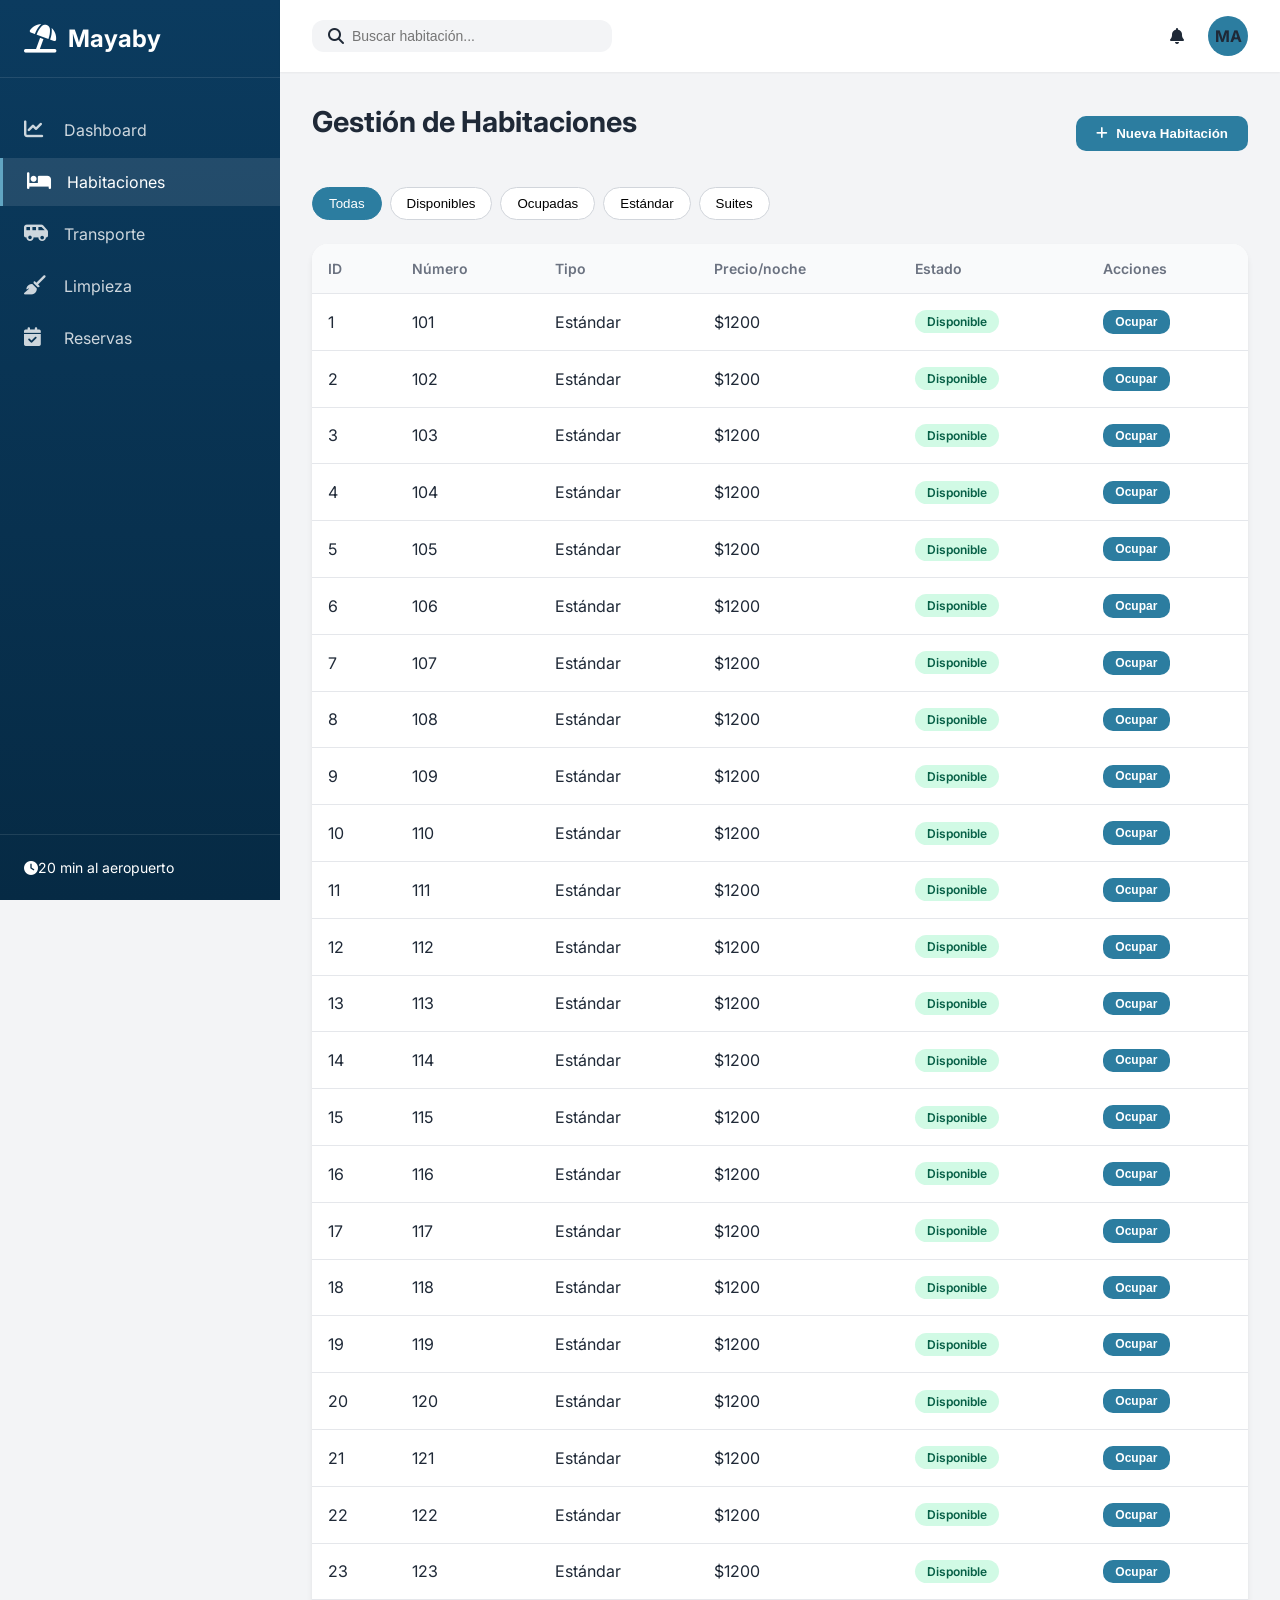
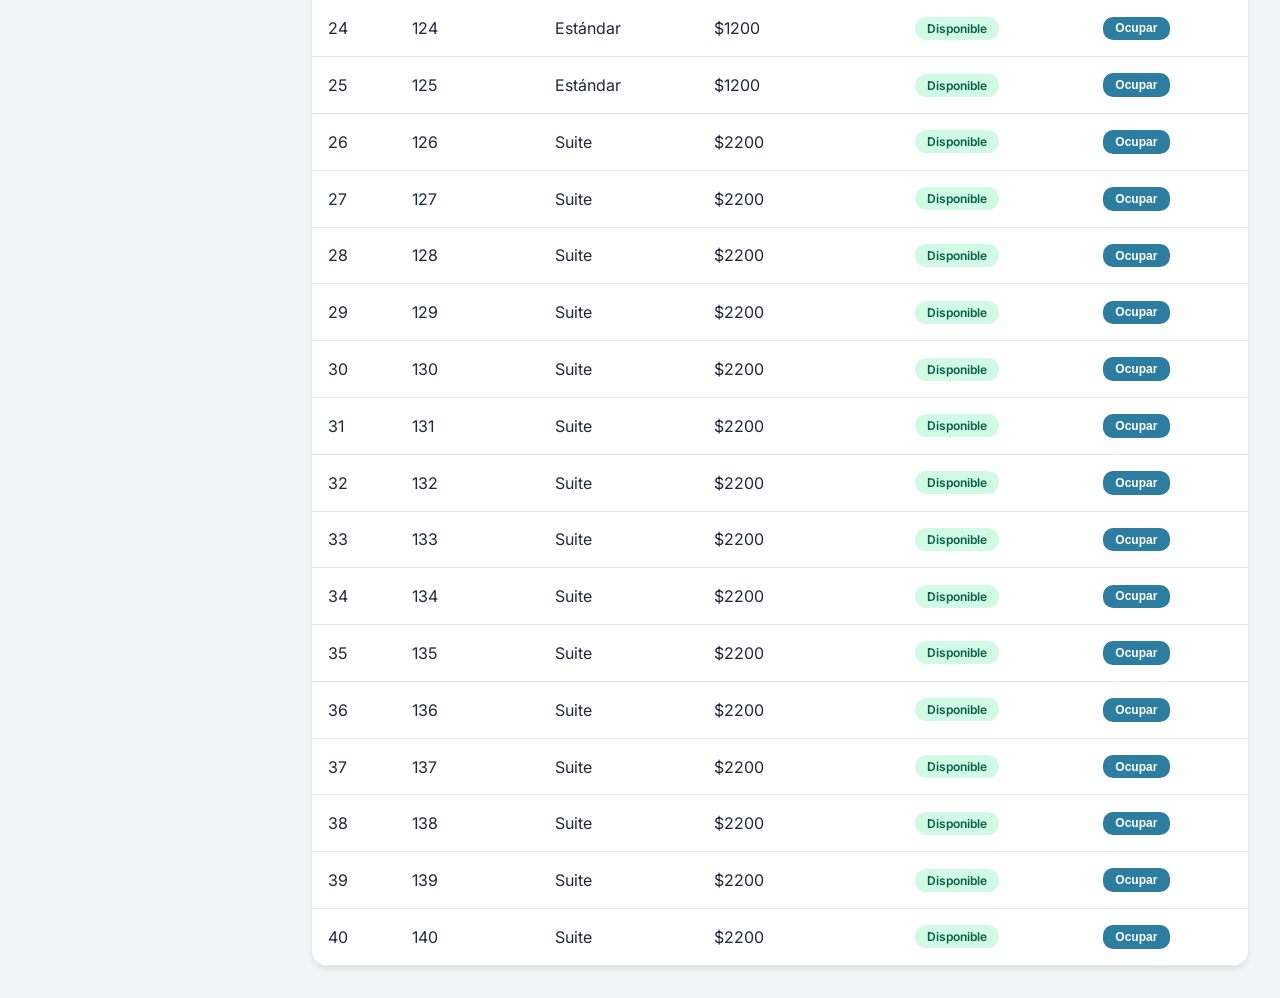
<file: habitaciones.html>
<!DOCTYPE html>
<html lang="es">
<head>
    <meta charset="UTF-8">
    <title>Habitaciones | Mayaby</title>
    <link rel="stylesheet" href="style.css">
    <link href="https://fonts.googleapis.com/css2?family=Inter:wght@300;400;500;600;700;800&display=swap" rel="stylesheet">
    <link rel="stylesheet" href="https://cdnjs.cloudflare.com/ajax/libs/font-awesome/6.4.0/css/all.min.css">
</head>
<body>
    <div class="app-container">
        <aside class="sidebar">
            <div class="logo"><i class="fas fa-umbrella-beach"></i><span>Mayaby</span></div>
            <nav class="nav-menu">
                <a href="index.html" class="nav-item"><i class="fas fa-chart-line"></i><span>Dashboard</span></a>
                <a href="habitaciones.html" class="nav-item active"><i class="fas fa-bed"></i><span>Habitaciones</span></a>
                <a href="transporte.html" class="nav-item"><i class="fas fa-van-shuttle"></i><span>Transporte</span></a>
                <a href="limpieza.html" class="nav-item"><i class="fas fa-broom"></i><span>Limpieza</span></a>
                <a href="reservas.html" class="nav-item"><i class="fas fa-calendar-check"></i><span>Reservas</span></a>
            </nav>
            <div class="sidebar-footer"><div class="hotel-info"><i class="fas fa-clock"></i><span>20 min al aeropuerto</span></div></div>
        </aside>
        <main class="main-content">
            <header class="top-bar"><div class="search-bar"><i class="fas fa-search"></i><input type="text" placeholder="Buscar habitación..."></div><div class="user-info"><i class="fas fa-bell"></i><div class="user-avatar"><span>MA</span></div></div></header>
            <div class="content-area"><div class="page-header"><h1 class="page-title">Gestión de Habitaciones</h1><button class="btn-primary" id="btnAgregarHabitacion"><i class="fas fa-plus"></i> Nueva Habitación</button></div>
            <div class="filters-bar"><button class="filter-btn active" data-filter="all">Todas</button><button class="filter-btn" data-filter="disponible">Disponibles</button><button class="filter-btn" data-filter="ocupada">Ocupadas</button><button class="filter-btn" data-filter="Estándar">Estándar</button><button class="filter-btn" data-filter="Suite">Suites</button></div>
            <div class="table-container"><table class="data-table"><thead><tr><th>ID</th><th>Número</th><th>Tipo</th><th>Precio/noche</th><th>Estado</th><th>Acciones</th></tr></thead><tbody id="habitacionesTableBody"></tbody></table></div></div>
        </main>
    </div>
    <script>
        let filtroActual = "all";
        function renderizarHabitaciones(){let habitaciones=JSON.parse(localStorage.getItem("habitaciones")||"[]");let filtradas=habitaciones;if(filtroActual==="disponible")filtradas=habitaciones.filter(h=>h.estado==="disponible");else if(filtroActual==="ocupada")filtradas=habitaciones.filter(h=>h.estado==="ocupada");else if(filtroActual==="Estándar")filtradas=habitaciones.filter(h=>h.tipo==="Estándar");else if(filtroActual==="Suite")filtradas=habitaciones.filter(h=>h.tipo==="Suite");let tbody=document.getElementById("habitacionesTableBody");tbody.innerHTML="";filtradas.forEach(h=>{tbody.innerHTML+=`<tr><td>${h.id}</td><td>${h.numero}</td><td>${h.tipo}</td><td>$${h.precio}</td><td><span class="status-badge ${h.estado==='disponible'?'status-available':'status-occupied'}">${h.estado==='disponible'?'Disponible':'Ocupada'}</span></td><td><button class="btn-primary" style="padding:0.3rem 0.8rem;font-size:0.75rem;" onclick="toggleEstado(${h.id})">${h.estado==='disponible'?'Ocupar':'Liberar'}</button></td></tr>`;});}
        function toggleEstado(id){let habitaciones=JSON.parse(localStorage.getItem("habitaciones")||"[]");let hab=habitaciones.find(h=>h.id===id);if(hab){hab.estado=hab.estado==="disponible"?"ocupada":"disponible";localStorage.setItem("habitaciones",JSON.stringify(habitaciones));renderizarHabitaciones();}}
        function agregarHabitacion(){let habitaciones=JSON.parse(localStorage.getItem("habitaciones")||"[]");let limpieza=JSON.parse(localStorage.getItem("limpieza")||"[]");let nextId=parseInt(localStorage.getItem("nextHabitacionId")||"41");let tipo=nextId<=65?"Estándar":"Suite";habitaciones.push({id:nextId,numero:nextId,tipo:tipo,precio:tipo==="Estándar"?1200:2200,estado:"disponible"});limpieza.push({habitacionId:nextId,estadoLimpieza:"Pendiente",ultimaLimpieza:null});localStorage.setItem("habitaciones",JSON.stringify(habitaciones));localStorage.setItem("limpieza",JSON.stringify(limpieza));localStorage.setItem("nextHabitacionId",nextId+1);renderizarHabitaciones();}
        if(!localStorage.getItem("habitaciones")){let habitaciones=[];for(let i=1;i<=40;i++){habitaciones.push({id:i,numero:100+i,tipo:i<=25?"Estándar":"Suite",precio:i<=25?1200:2200,estado:"disponible"});}localStorage.setItem("habitaciones",JSON.stringify(habitaciones));}
        if(!localStorage.getItem("limpieza")){let limpieza=[];for(let i=1;i<=40;i++){limpieza.push({habitacionId:i,estadoLimpieza:"Pendiente",ultimaLimpieza:null});}localStorage.setItem("limpieza",JSON.stringify(limpieza));}
        if(!localStorage.getItem("nextHabitacionId"))localStorage.setItem("nextHabitacionId","41");renderizarHabitaciones();document.querySelectorAll(".filter-btn").forEach(btn=>{btn.addEventListener("click",function(){document.querySelectorAll(".filter-btn").forEach(b=>b.classList.remove("active"));this.classList.add("active");filtroActual=this.dataset.filter;renderizarHabitaciones();});});document.getElementById("btnAgregarHabitacion").addEventListener("click",agregarHabitacion);window.toggleEstado=toggleEstado;
    </script>
</body>
</html>
</file>
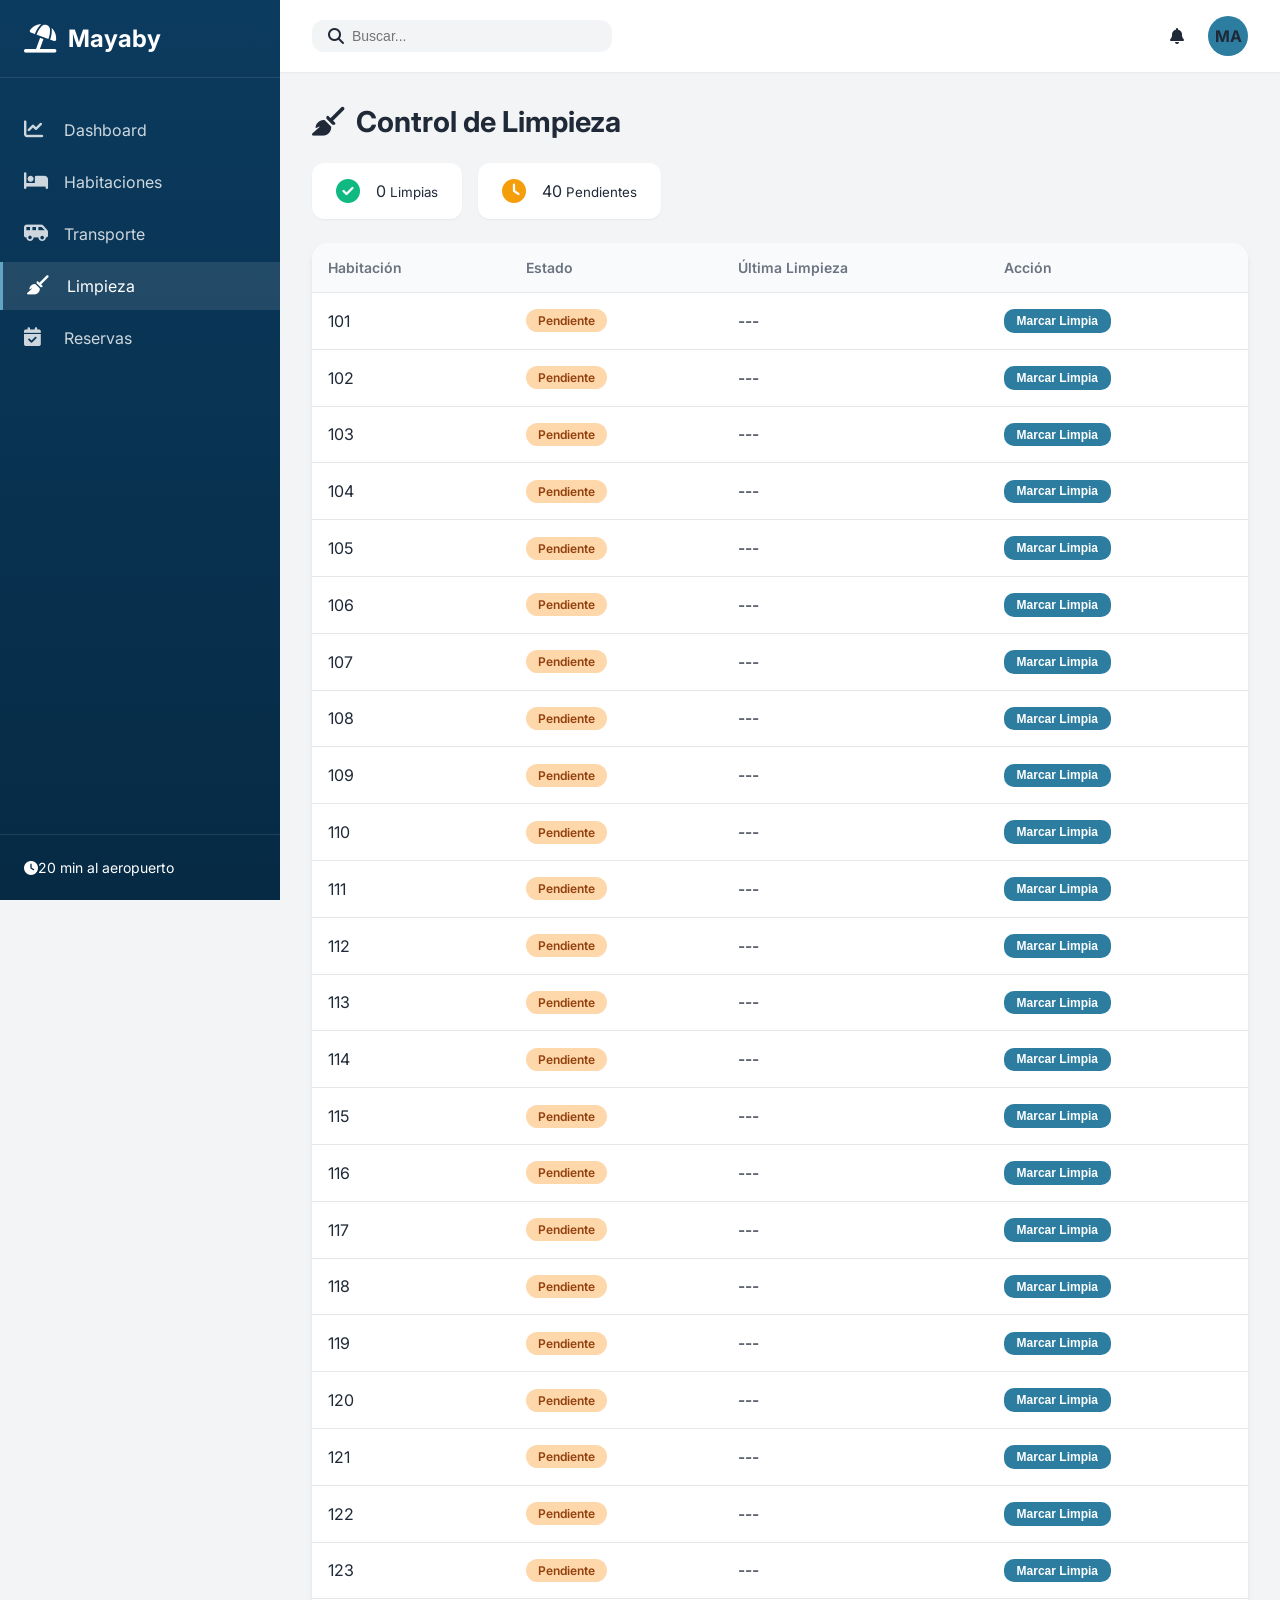
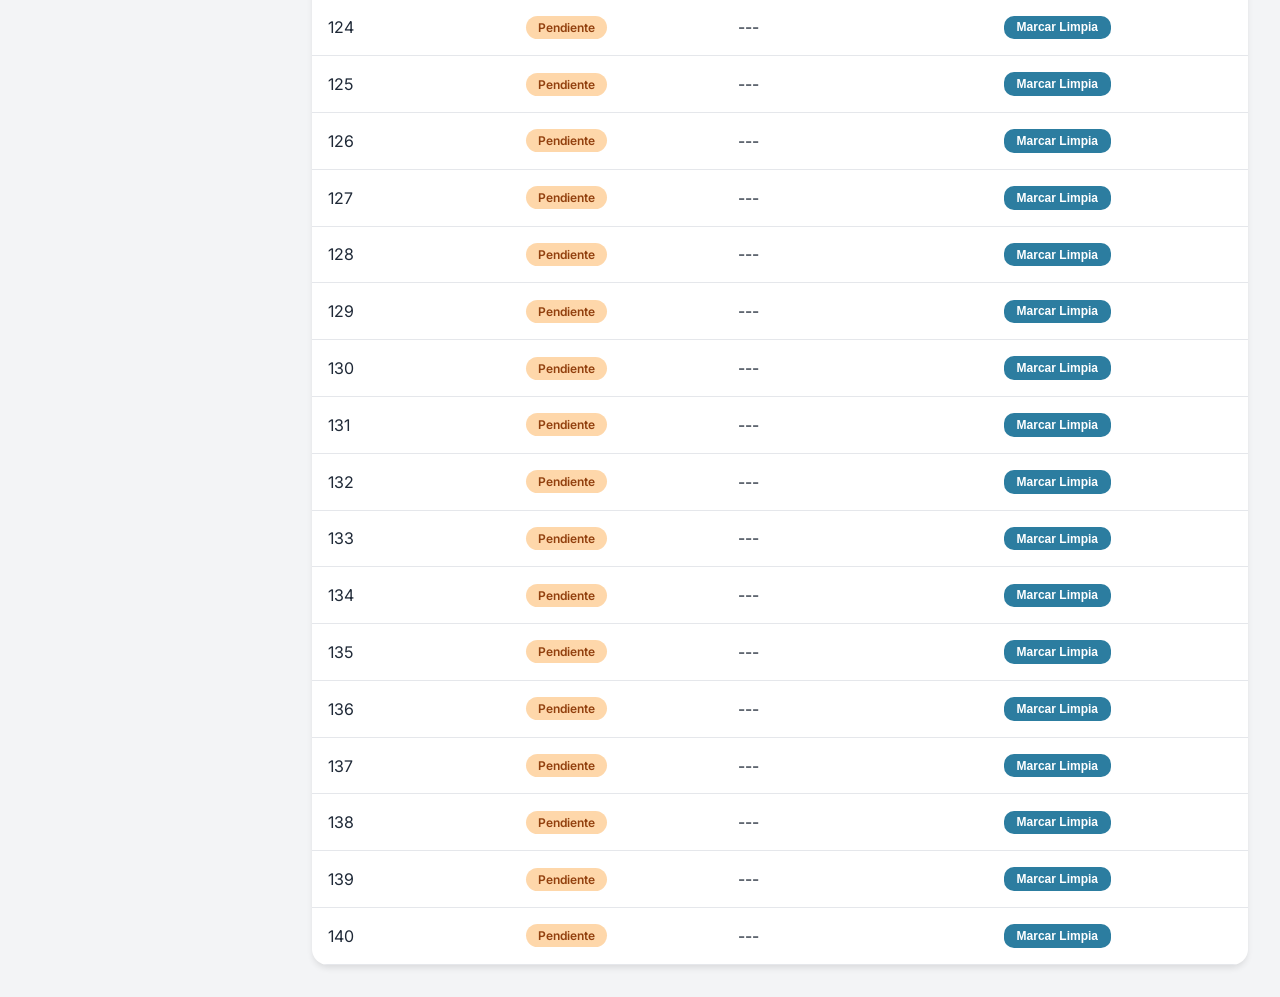
<file: limpieza.html>
<!DOCTYPE html>
<html lang="es">
<head>
    <meta charset="UTF-8">
    <title>Limpieza | Mayaby</title>
    <link rel="stylesheet" href="style.css">
    <link href="https://fonts.googleapis.com/css2?family=Inter:wght@300;400;500;600;700;800&display=swap" rel="stylesheet">
    <link rel="stylesheet" href="https://cdnjs.cloudflare.com/ajax/libs/font-awesome/6.4.0/css/all.min.css">
</head>
<body>
    <div class="app-container">
        <aside class="sidebar">
            <div class="logo"><i class="fas fa-umbrella-beach"></i><span>Mayaby</span></div>
            <nav class="nav-menu">
                <a href="index.html" class="nav-item"><i class="fas fa-chart-line"></i><span>Dashboard</span></a>
                <a href="habitaciones.html" class="nav-item"><i class="fas fa-bed"></i><span>Habitaciones</span></a>
                <a href="transporte.html" class="nav-item"><i class="fas fa-van-shuttle"></i><span>Transporte</span></a>
                <a href="limpieza.html" class="nav-item active"><i class="fas fa-broom"></i><span>Limpieza</span></a>
                <a href="reservas.html" class="nav-item"><i class="fas fa-calendar-check"></i><span>Reservas</span></a>
            </nav>
            <div class="sidebar-footer"><div class="hotel-info"><i class="fas fa-clock"></i><span>20 min al aeropuerto</span></div></div>
        </aside>
        <main class="main-content">
            <header class="top-bar"><div class="search-bar"><i class="fas fa-search"></i><input type="text" placeholder="Buscar..."></div><div class="user-info"><i class="fas fa-bell"></i><div class="user-avatar"><span>MA</span></div></div></header>
            <div class="content-area">
                <h1 class="page-title"><i class="fas fa-broom"></i> Control de Limpieza</h1>
                <div class="stats-mini"><div class="stat-mini-card"><i class="fas fa-check-circle" style="color: #10b981; font-size: 1.5rem;"></i><div><span id="limpiasCount">0</span> <small>Limpias</small></div></div><div class="stat-mini-card"><i class="fas fa-clock" style="color: #f59e0b; font-size: 1.5rem;"></i><div><span id="pendientesCount">0</span> <small>Pendientes</small></div></div></div>
                <div class="table-container"><table class="data-table" id="tablaLimpieza"><thead><tr><th>Habitación</th><th>Estado</th><th>Última Limpieza</th><th>Acción</th></tr></thead><tbody id="limpiezaTableBody"></tbody></table></div>
            </div>
        </main>
    </div>
    <script>
        function cargarLimpieza() {
            let habitaciones = JSON.parse(localStorage.getItem("habitaciones") || "[]");
            let limpieza = JSON.parse(localStorage.getItem("limpieza") || "[]");
            if(habitaciones.length===0){for(let i=1;i<=40;i++){habitaciones.push({id:i,numero:100+i,tipo:i<=25?"Estándar":"Suite",precio:i<=25?1200:2200,estado:"disponible"});limpieza.push({habitacionId:i,estadoLimpieza:"Pendiente",ultimaLimpieza:null});}localStorage.setItem("habitaciones",JSON.stringify(habitaciones));localStorage.setItem("limpieza",JSON.stringify(limpieza));}
            let limpias = limpieza.filter(l=>l.estadoLimpieza==="Limpia").length;
            let pendientes = limpieza.filter(l=>l.estadoLimpieza==="Pendiente").length;
            document.getElementById("limpiasCount").innerText = limpias;
            document.getElementById("pendientesCount").innerText = pendientes;
            let tbody = document.getElementById("limpiezaTableBody");
            tbody.innerHTML = "";
            habitaciones.forEach(hab=>{let limp = limpieza.find(l=>l.habitacionId===hab.id);let estado = limp?limp.estadoLimpieza:"Pendiente";let ultima = limp&&limp.ultimaLimpieza?limp.ultimaLimpieza:"---";tbody.innerHTML+=`<tr><td>${hab.numero}</td><td><span class="status-badge ${estado==='Limpia'?'status-clean':'status-pending'}">${estado}</span></td><td>${ultima}</td><td>${estado==='Pendiente'?`<button class="btn-primary" style="padding:0.3rem 0.8rem;font-size:0.75rem;" onclick="marcarLimpia(${hab.id})">Marcar Limpia</button>`:'<span style="color:green;">✓ Completada</span>'}</td></tr>`;});
        }
        function marcarLimpia(habitacionId){let limpieza=JSON.parse(localStorage.getItem("limpieza")||"[]");let limp=limpieza.find(l=>l.habitacionId===habitacionId);if(limp){limp.estadoLimpieza="Limpia";limp.ultimaLimpieza=new Date().toLocaleString();localStorage.setItem("limpieza",JSON.stringify(limpieza));cargarLimpieza();alert("Habitación marcada como limpia");}}
        cargarLimpieza();
        window.marcarLimpia = marcarLimpia;
    </script>
</body>
</html>
</file>
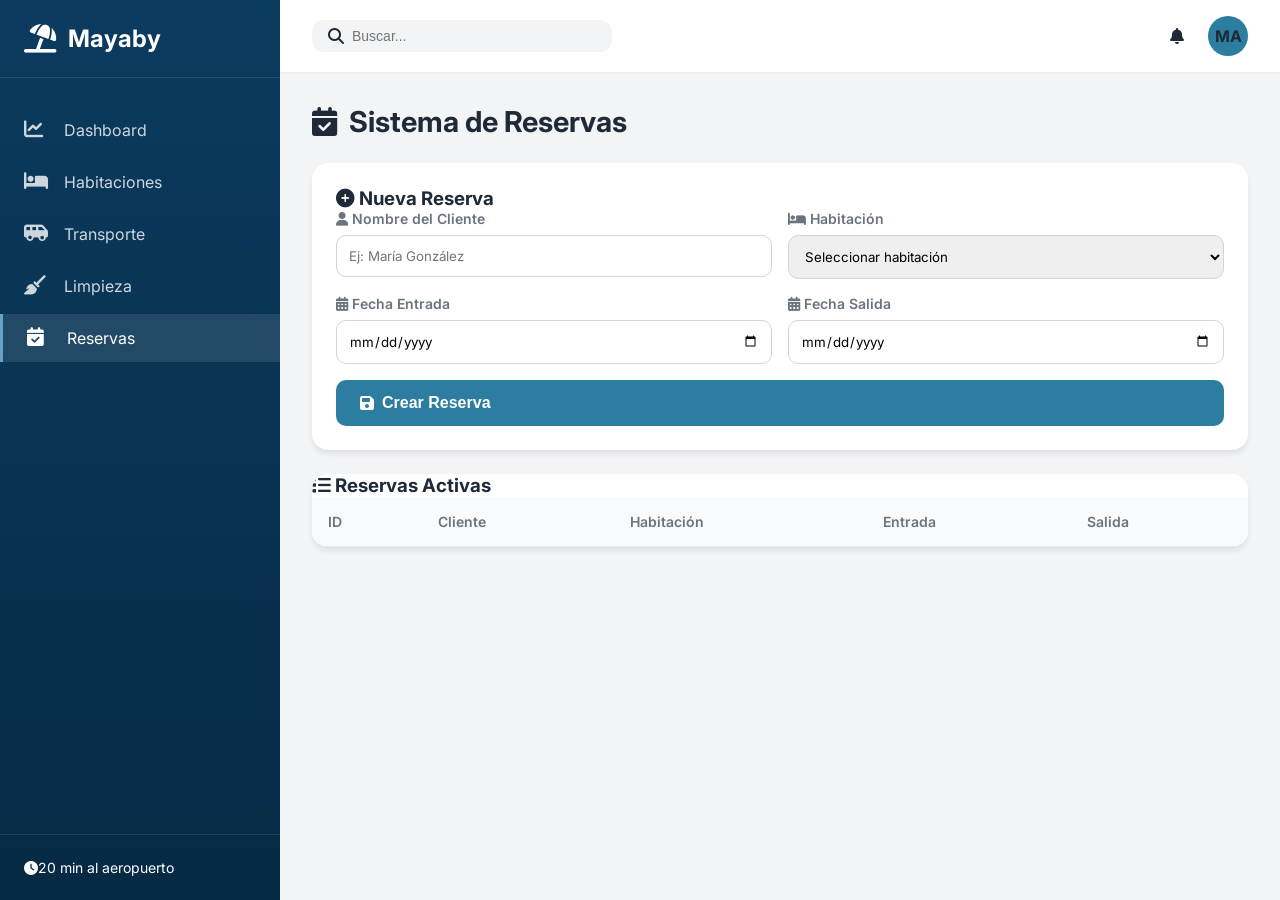
<file: reservas.html>
<!DOCTYPE html>
<html lang="es">
<head>
    <meta charset="UTF-8">
    <title>Reservas | Mayaby</title>
    <link rel="stylesheet" href="style.css">
    <link href="https://fonts.googleapis.com/css2?family=Inter:wght@300;400;500;600;700;800&display=swap" rel="stylesheet">
    <link rel="stylesheet" href="https://cdnjs.cloudflare.com/ajax/libs/font-awesome/6.4.0/css/all.min.css">
</head>
<body>
    <div class="app-container">
        <aside class="sidebar">
            <div class="logo"><i class="fas fa-umbrella-beach"></i><span>Mayaby</span></div>
            <nav class="nav-menu">
                <a href="index.html" class="nav-item"><i class="fas fa-chart-line"></i><span>Dashboard</span></a>
                <a href="habitaciones.html" class="nav-item"><i class="fas fa-bed"></i><span>Habitaciones</span></a>
                <a href="transporte.html" class="nav-item"><i class="fas fa-van-shuttle"></i><span>Transporte</span></a>
                <a href="limpieza.html" class="nav-item"><i class="fas fa-broom"></i><span>Limpieza</span></a>
                <a href="reservas.html" class="nav-item active"><i class="fas fa-calendar-check"></i><span>Reservas</span></a>
            </nav>
            <div class="sidebar-footer"><div class="hotel-info"><i class="fas fa-clock"></i><span>20 min al aeropuerto</span></div></div>
        </aside>
        <main class="main-content">
            <header class="top-bar"><div class="search-bar"><i class="fas fa-search"></i><input type="text" placeholder="Buscar..."></div><div class="user-info"><i class="fas fa-bell"></i><div class="user-avatar"><span>MA</span></div></div></header>
            <div class="content-area">
                <h1 class="page-title"><i class="fas fa-calendar-check"></i> Sistema de Reservas</h1>
                <div class="form-card"><h3><i class="fas fa-plus-circle"></i> Nueva Reserva</h3><form id="formReservaHotel" class="modern-form" onsubmit="return crearReserva(event)"><div class="form-row"><div class="form-group"><label><i class="fas fa-user"></i> Nombre del Cliente</label><input type="text" id="clienteNombre" placeholder="Ej: María González" required></div><div class="form-group"><label><i class="fas fa-bed"></i> Habitación</label><select id="habitacionSelect" required></select></div></div><div class="form-row"><div class="form-group"><label><i class="fas fa-calendar-alt"></i> Fecha Entrada</label><input type="date" id="fechaEntrada" required></div><div class="form-group"><label><i class="fas fa-calendar-alt"></i> Fecha Salida</label><input type="date" id="fechaSalida" required></div></div><button type="submit" class="btn-primary btn-large"><i class="fas fa-save"></i> Crear Reserva</button></form></div>
                <div class="table-container"><h3><i class="fas fa-list"></i> Reservas Activas</h3><table class="data-table"><thead><tr><th>ID</th><th>Cliente</th><th>Habitación</th><th>Entrada</th><th>Salida</th></tr></thead><tbody id="reservasTableBody"></tbody></table></div>
            </div>
        </main>
    </div>
    <script>
        function cargarReservas(){let reservas=JSON.parse(localStorage.getItem("reservasHotel")||"[]");let tbody=document.getElementById("reservasTableBody");tbody.innerHTML="";reservas.forEach(r=>{tbody.innerHTML+=`<tr><td>${r.id}</td><td>${r.cliente}</td><td>${r.habitacionId}</td><td>${r.fechaEntrada}</td><td>${r.fechaSalida}</td></tr>`;});}
        function cargarHabitacionesDisponibles(){let habitaciones=JSON.parse(localStorage.getItem("habitaciones")||"[]");let select=document.getElementById("habitacionSelect");select.innerHTML='<option value="">Seleccionar habitación</option>';habitaciones.filter(h=>h.estado==="disponible").forEach(hab=>{let opt=document.createElement("option");opt.value=hab.numero;opt.textContent=`${hab.numero} - ${hab.tipo} ($${hab.precio}/noche)`;select.appendChild(opt);});}
        function crearReserva(e){e.preventDefault();let cliente=document.getElementById("clienteNombre").value;let habitacionNumero=parseInt(document.getElementById("habitacionSelect").value);let fechaEntrada=document.getElementById("fechaEntrada").value;let fechaSalida=document.getElementById("fechaSalida").value;if(!cliente||!habitacionNumero||!fechaEntrada||!fechaSalida){alert("Complete todos los campos");return false;}
        let habitaciones=JSON.parse(localStorage.getItem("habitaciones")||"[]");let reservas=JSON.parse(localStorage.getItem("reservasHotel")||"[]");let limpieza=JSON.parse(localStorage.getItem("limpieza")||"[]");let nextId=parseInt(localStorage.getItem("nextReservaId")||"1");let habitacion=habitaciones.find(h=>h.numero===habitacionNumero);if(!habitacion){alert("Habitación no encontrada");return false;}
        if(habitacion.estado!=="disponible"){alert("Habitación no disponible");return false;}
        reservas.push({id:nextId,cliente:cliente,habitacionId:habitacionNumero,fechaEntrada:fechaEntrada,fechaSalida:fechaSalida});habitacion.estado="ocupada";let limp=limpieza.find(l=>l.habitacionId===habitacion.id);if(limp)limp.estadoLimpieza="Pendiente";localStorage.setItem("reservasHotel",JSON.stringify(reservas));localStorage.setItem("habitaciones",JSON.stringify(habitaciones));localStorage.setItem("limpieza",JSON.stringify(limpieza));localStorage.setItem("nextReservaId",nextId+1);document.getElementById("formReservaHotel").reset();cargarReservas();cargarHabitacionesDisponibles();alert(`Reserva creada para ${cliente} en habitación ${habitacionNumero}`);return false;}
        if(!localStorage.getItem("habitaciones")){let habitaciones=[];for(let i=1;i<=40;i++){habitaciones.push({id:i,numero:100+i,tipo:i<=25?"Estándar":"Suite",precio:i<=25?1200:2200,estado:"disponible"});}localStorage.setItem("habitaciones",JSON.stringify(habitaciones));}
        if(!localStorage.getItem("limpieza")){let limpieza=[];for(let i=1;i<=40;i++){limpieza.push({habitacionId:i,estadoLimpieza:"Pendiente",ultimaLimpieza:null});}localStorage.setItem("limpieza",JSON.stringify(limpieza));}
        if(!localStorage.getItem("reservasHotel"))localStorage.setItem("reservasHotel",JSON.stringify([]));if(!localStorage.getItem("nextReservaId"))localStorage.setItem("nextReservaId","1");cargarHabitacionesDisponibles();cargarReservas();
    </script>
</body>
</html>
</file>
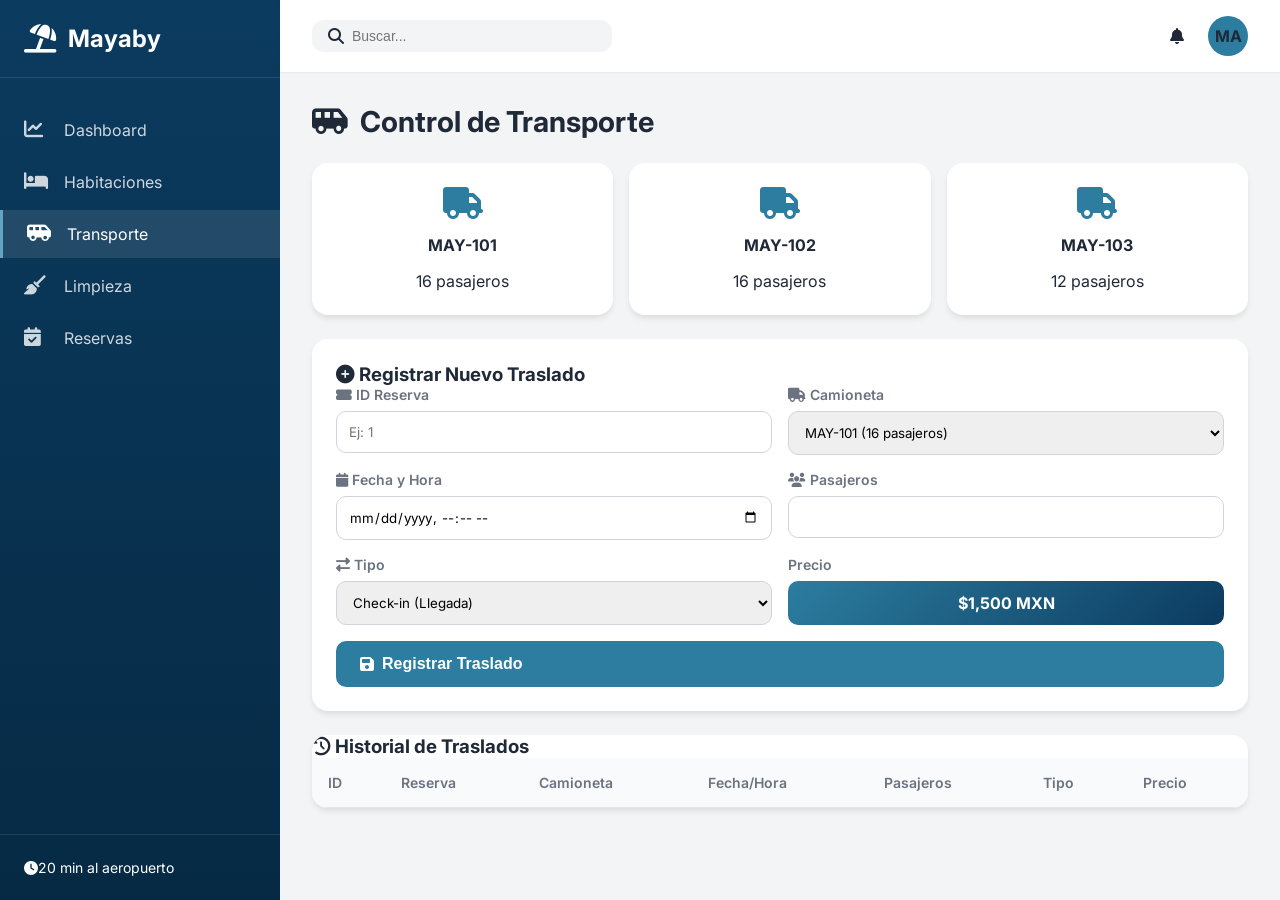
<file: transporte.html>
<!DOCTYPE html>
<html lang="es">
<head>
    <meta charset="UTF-8">
    <title>Transporte | Mayaby</title>
    <link rel="stylesheet" href="style.css">
    <link href="https://fonts.googleapis.com/css2?family=Inter:wght@300;400;500;600;700;800&display=swap" rel="stylesheet">
    <link rel="stylesheet" href="https://cdnjs.cloudflare.com/ajax/libs/font-awesome/6.4.0/css/all.min.css">
</head>
<body>
    <div class="app-container">
        <aside class="sidebar">
            <div class="logo"><i class="fas fa-umbrella-beach"></i><span>Mayaby</span></div>
            <nav class="nav-menu">
                <a href="index.html" class="nav-item"><i class="fas fa-chart-line"></i><span>Dashboard</span></a>
                <a href="habitaciones.html" class="nav-item"><i class="fas fa-bed"></i><span>Habitaciones</span></a>
                <a href="transporte.html" class="nav-item active"><i class="fas fa-van-shuttle"></i><span>Transporte</span></a>
                <a href="limpieza.html" class="nav-item"><i class="fas fa-broom"></i><span>Limpieza</span></a>
                <a href="reservas.html" class="nav-item"><i class="fas fa-calendar-check"></i><span>Reservas</span></a>
            </nav>
            <div class="sidebar-footer"><div class="hotel-info"><i class="fas fa-clock"></i><span>20 min al aeropuerto</span></div></div>
        </aside>
        <main class="main-content">
            <header class="top-bar"><div class="search-bar"><i class="fas fa-search"></i><input type="text" placeholder="Buscar..."></div><div class="user-info"><i class="fas fa-bell"></i><div class="user-avatar"><span>MA</span></div></div></header>
            <div class="content-area">
                <h1 class="page-title"><i class="fas fa-van-shuttle"></i> Control de Transporte</h1>
                <div class="fleet-cards" id="fleetCards"></div>
                <div class="form-card"><h3><i class="fas fa-plus-circle"></i> Registrar Nuevo Traslado</h3><form id="formTraslado" class="modern-form" onsubmit="return registrarTraslado(event)"><div class="form-row"><div class="form-group"><label><i class="fas fa-ticket-alt"></i> ID Reserva</label><input type="number" id="reservaId" placeholder="Ej: 1" required></div><div class="form-group"><label><i class="fas fa-truck"></i> Camioneta</label><select id="camionetaSelect" required></select></div></div><div class="form-row"><div class="form-group"><label><i class="fas fa-calendar"></i> Fecha y Hora</label><input type="datetime-local" id="fechaHora" required></div><div class="form-group"><label><i class="fas fa-users"></i> Pasajeros</label><input type="number" id="pasajeros" min="1" max="16" required></div></div><div class="form-row"><div class="form-group"><label><i class="fas fa-exchange-alt"></i> Tipo</label><select id="tipoTraslado" required><option value="checkin">Check-in (Llegada)</option><option value="checkout">Check-out (Salida)</option></select></div><div class="form-group price-display"><label>Precio</label><div class="price-badge">$1,500 MXN</div></div></div><button type="submit" class="btn-primary btn-large"><i class="fas fa-save"></i> Registrar Traslado</button></form></div>
                <div class="table-container"><h3><i class="fas fa-history"></i> Historial de Traslados</h3><table class="data-table"><thead><tr><th>ID</th><th>Reserva</th><th>Camioneta</th><th>Fecha/Hora</th><th>Pasajeros</th><th>Tipo</th><th>Precio</th></tr></thead><tbody id="trasladosTableBody"></tbody></table></div>
            </div>
        </main>
    </div>
    <script>
        function renderizarFlotilla(){let camionetas=JSON.parse(localStorage.getItem("camionetas")||"[]");let container=document.getElementById("fleetCards");container.innerHTML="";camionetas.forEach(c=>{container.innerHTML+=`<div class="stat-card" style="flex-direction:column;text-align:center;"><i class="fas fa-truck" style="font-size:2rem;color:var(--secondary);"></i><strong>${c.placa}</strong><p>${c.capacidad} pasajeros</p></div>`;});}
        function cargarSelectCamionetas(){let camionetas=JSON.parse(localStorage.getItem("camionetas")||"[]");let select=document.getElementById("camionetaSelect");select.innerHTML="";camionetas.forEach(c=>{let opt=document.createElement("option");opt.value=c.id;opt.textContent=`${c.placa} (${c.capacidad} pasajeros)`;select.appendChild(opt);});}
        function renderizarTraslados(){let traslados=JSON.parse(localStorage.getItem("traslados")||"[]");let camionetas=JSON.parse(localStorage.getItem("camionetas")||"[]");let tbody=document.getElementById("trasladosTableBody");tbody.innerHTML="";traslados.forEach(t=>{let camioneta=camionetas.find(c=>c.id===t.camionetaId);tbody.innerHTML+=`<tr><td>${t.id}</td><td>${t.reservaId}</td><td>${camioneta?camioneta.placa:'N/A'}</td><td>${t.fechaHora?t.fechaHora.replace('T',' '):'N/A'}</td><td>${t.pasajeros}</td><td>${t.tipo==='checkin'?'Llegada':'Salida'}</td><td>$${t.precio}</td></tr>`;});}
        function registrarTraslado(e){e.preventDefault();let reservaId=parseInt(document.getElementById("reservaId").value);let camionetaId=parseInt(document.getElementById("camionetaSelect").value);let fechaHora=document.getElementById("fechaHora").value;let pasajeros=parseInt(document.getElementById("pasajeros").value);let tipo=document.getElementById("tipoTraslado").value;if(!reservaId||!camionetaId||!fechaHora||!pasajeros){alert("Complete todos los campos");return false;}
        let camionetas=JSON.parse(localStorage.getItem("camionetas")||"[]");let camioneta=camionetas.find(c=>c.id===camionetaId);if(pasajeros>camioneta.capacidad){alert(`La camioneta solo tiene capacidad para ${camioneta.capacidad} pasajeros`);return false;}
        let reservas=JSON.parse(localStorage.getItem("reservasHotel")||"[]");if(!reservas.find(r=>r.id===reservaId)){alert("ID de reserva no válido");return false;}
        let traslados=JSON.parse(localStorage.getItem("traslados")||"[]");let nextId=parseInt(localStorage.getItem("nextTrasladoId")||"1");traslados.push({id:nextId,reservaId:reservaId,camionetaId:camionetaId,fechaHora:fechaHora,pasajeros:pasajeros,tipo:tipo,precio:1500});localStorage.setItem("traslados",JSON.stringify(traslados));localStorage.setItem("nextTrasladoId",nextId+1);document.getElementById("formTraslado").reset();renderizarTraslados();alert("Traslado registrado exitosamente");return false;}
        if(!localStorage.getItem("camionetas"))localStorage.setItem("camionetas",JSON.stringify([{id:1,placa:"MAY-101",capacidad:16},{id:2,placa:"MAY-102",capacidad:16},{id:3,placa:"MAY-103",capacidad:12}]));
        if(!localStorage.getItem("traslados"))localStorage.setItem("traslados",JSON.stringify([]));if(!localStorage.getItem("nextTrasladoId"))localStorage.setItem("nextTrasladoId","1");renderizarFlotilla();cargarSelectCamionetas();renderizarTraslados();
    </script>
</body>
</html>
</file>
<file: style.css>
:root {
    --primary: #0b3b5f;
    --primary-dark: #062a44;
    --primary-light: #1a5d7a;
    --secondary: #2c7da0;
    --accent: #61a5c2;
    --success: #10b981;
    --warning: #f59e0b;
    --danger: #ef4444;
    --gray-50: #f9fafb;
    --gray-100: #f3f4f6;
    --gray-200: #e5e7eb;
    --gray-300: #d1d5db;
    --gray-600: #6b7280;
    --gray-800: #1f2937;
    --shadow-sm: 0 1px 2px 0 rgba(0, 0, 0, 0.05);
    --shadow-md: 0 4px 6px -1px rgba(0, 0, 0, 0.1);
    --shadow-lg: 0 10px 15px -3px rgba(0, 0, 0, 0.1);
    --shadow-xl: 0 20px 25px -5px rgba(0, 0, 0, 0.1);
}

* { margin: 0; padding: 0; box-sizing: border-box; }

body {
    font-family: 'Inter', sans-serif;
    background: var(--gray-100);
    color: var(--gray-800);
}

/* Sidebar Profesional */
.app-container { display: flex; min-height: 100vh; }
.sidebar {
    width: 280px;
    background: linear-gradient(180deg, var(--primary) 0%, var(--primary-dark) 100%);
    color: white;
    display: flex;
    flex-direction: column;
    position: fixed;
    height: 100vh;
    overflow-y: auto;
}
.logo {
    padding: 1.5rem;
    font-size: 1.5rem;
    font-weight: 700;
    display: flex;
    align-items: center;
    gap: 0.75rem;
    border-bottom: 1px solid rgba(255,255,255,0.1);
}
.logo i { font-size: 1.8rem; }
.nav-menu { flex: 1; padding: 1.5rem 0; }
.nav-item {
    display: flex;
    align-items: center;
    gap: 1rem;
    padding: 0.875rem 1.5rem;
    color: rgba(255,255,255,0.8);
    text-decoration: none;
    transition: all 0.3s;
    margin: 0.25rem 0;
}
.nav-item i { width: 24px; font-size: 1.2rem; }
.nav-item:hover, .nav-item.active {
    background: rgba(255,255,255,0.1);
    color: white;
    border-left: 3px solid var(--accent);
}
.sidebar-footer { padding: 1.5rem; border-top: 1px solid rgba(255,255,255,0.1); font-size: 0.875rem; }

/* Main Content */
.main-content { flex: 1; margin-left: 280px; }
.top-bar {
    background: white;
    padding: 1rem 2rem;
    display: flex;
    justify-content: space-between;
    align-items: center;
    box-shadow: var(--shadow-sm);
    position: sticky;
    top: 0;
    z-index: 10;
}
.search-bar {
    display: flex;
    align-items: center;
    gap: 0.5rem;
    background: var(--gray-100);
    padding: 0.5rem 1rem;
    border-radius: 12px;
    width: 300px;
}
.search-bar input {
    border: none;
    background: none;
    outline: none;
    width: 100%;
    font-size: 0.875rem;
}
.user-info { display: flex; align-items: center; gap: 1.5rem; }
.user-avatar {
    width: 40px;
    height: 40px;
    background: var(--secondary);
    border-radius: 50%;
    display: flex;
    align-items: center;
    justify-content: center;
    font-weight: bold;
}
.content-area { padding: 2rem; }

/* Stats Grid */
.stats-grid {
    display: grid;
    grid-template-columns: repeat(auto-fit, minmax(240px, 1fr));
    gap: 1.5rem;
    margin-bottom: 2rem;
}
.stat-card {
    background: white;
    border-radius: 16px;
    padding: 1.5rem;
    display: flex;
    align-items: center;
    gap: 1rem;
    box-shadow: var(--shadow-md);
    transition: transform 0.2s;
}
.stat-card:hover { transform: translateY(-4px); }
.stat-icon {
    width: 56px;
    height: 56px;
    border-radius: 14px;
    display: flex;
    align-items: center;
    justify-content: center;
    font-size: 1.8rem;
}
.stat-icon.blue { background: #dbeafe; color: #2563eb; }
.stat-icon.green { background: #d1fae5; color: #10b981; }
.stat-icon.orange { background: #fed7aa; color: #ea580c; }
.stat-icon.purple { background: #e9d5ff; color: #9333ea; }
.stat-info h3 { font-size: 1.8rem; font-weight: 700; }
.stat-info p { color: var(--gray-600); font-size: 0.875rem; }

/* Gallery */
.gallery-grid {
    display: grid;
    grid-template-columns: repeat(auto-fit, minmax(280px, 1fr));
    gap: 1.5rem;
    margin-bottom: 2rem;
}
.gallery-item {
    position: relative;
    border-radius: 16px;
    overflow: hidden;
    height: 220px;
    cursor: pointer;
}
.gallery-item img {
    width: 100%;
    height: 100%;
    object-fit: cover;
    transition: transform 0.3s;
}
.gallery-item:hover img { transform: scale(1.1); }
.gallery-overlay {
    position: absolute;
    bottom: 0;
    left: 0;
    right: 0;
    background: linear-gradient(to top, rgba(0,0,0,0.8), transparent);
    padding: 1rem;
    color: white;
    font-weight: 600;
}

/* Two Columns */
.two-columns {
    display: grid;
    grid-template-columns: repeat(auto-fit, minmax(350px, 1fr));
    gap: 1.5rem;
}
.info-card {
    background: white;
    border-radius: 16px;
    padding: 1.5rem;
    box-shadow: var(--shadow-md);
}
.info-card h3 {
    margin-bottom: 1rem;
    display: flex;
    align-items: center;
    gap: 0.5rem;
}
.service-list { list-style: none; }
.service-list li {
    padding: 0.75rem 0;
    display: flex;
    align-items: center;
    gap: 0.75rem;
    border-bottom: 1px solid var(--gray-200);
}
.service-list li i { color: var(--secondary); width: 24px; }
.fleet-info { margin: 1rem 0; }
.fleet-item {
    display: flex;
    align-items: center;
    gap: 1rem;
    padding: 0.75rem;
    background: var(--gray-50);
    border-radius: 12px;
    margin-bottom: 0.5rem;
}
.transfer-info, .price-tag {
    display: flex;
    align-items: center;
    gap: 0.75rem;
    padding: 0.75rem;
    background: #fef3c7;
    border-radius: 12px;
    margin-top: 1rem;
}

/* Tables */
.table-container {
    background: white;
    border-radius: 16px;
    overflow: hidden;
    box-shadow: var(--shadow-md);
}
.data-table {
    width: 100%;
    border-collapse: collapse;
}
.data-table thead {
    background: var(--gray-50);
    border-bottom: 1px solid var(--gray-200);
}
.data-table th {
    padding: 1rem;
    text-align: left;
    font-weight: 600;
    color: var(--gray-600);
    font-size: 0.875rem;
}
.data-table td {
    padding: 1rem;
    border-bottom: 1px solid var(--gray-200);
}
.data-table tbody tr:hover { background: var(--gray-50); }

/* Status Badges */
.status-badge {
    display: inline-block;
    padding: 0.25rem 0.75rem;
    border-radius: 20px;
    font-size: 0.75rem;
    font-weight: 600;
}
.status-available { background: #d1fae5; color: #065f46; }
.status-occupied { background: #fee2e2; color: #991b1b; }
.status-clean { background: #d1fae5; color: #065f46; }
.status-pending { background: #fed7aa; color: #92400e; }

/* Buttons */
.btn-primary {
    background: var(--secondary);
    color: white;
    border: none;
    padding: 0.625rem 1.25rem;
    border-radius: 10px;
    font-weight: 600;
    cursor: pointer;
    display: inline-flex;
    align-items: center;
    gap: 0.5rem;
    transition: all 0.2s;
}
.btn-primary:hover {
    background: var(--primary-light);
    transform: translateY(-2px);
}
.btn-large { padding: 0.875rem 1.5rem; font-size: 1rem; }

/* Forms */
.modern-form {
    display: flex;
    flex-direction: column;
    gap: 1rem;
}
.form-row {
    display: grid;
    grid-template-columns: repeat(auto-fit, minmax(250px, 1fr));
    gap: 1rem;
}
.form-group {
    display: flex;
    flex-direction: column;
    gap: 0.5rem;
}
.form-group label {
    font-weight: 600;
    font-size: 0.875rem;
    color: var(--gray-600);
}
.form-group input, .form-group select {
    padding: 0.75rem;
    border: 1px solid var(--gray-300);
    border-radius: 10px;
    font-family: inherit;
    transition: border 0.2s;
}
.form-group input:focus, .form-group select:focus {
    outline: none;
    border-color: var(--secondary);
}
.price-badge {
    background: linear-gradient(135deg, var(--secondary), var(--primary));
    color: white;
    padding: 0.75rem;
    border-radius: 10px;
    text-align: center;
    font-weight: bold;
}
.form-card {
    background: white;
    border-radius: 16px;
    padding: 1.5rem;
    margin-bottom: 1.5rem;
    box-shadow: var(--shadow-md);
}
.page-header {
    display: flex;
    justify-content: space-between;
    align-items: center;
    margin-bottom: 1.5rem;
}
.filters-bar {
    display: flex;
    gap: 0.5rem;
    margin-bottom: 1.5rem;
    flex-wrap: wrap;
}
.filter-btn {
    padding: 0.5rem 1rem;
    border: 1px solid var(--gray-300);
    background: white;
    border-radius: 25px;
    cursor: pointer;
    transition: all 0.2s;
}
.filter-btn.active, .filter-btn:hover {
    background: var(--secondary);
    color: white;
    border-color: var(--secondary);
}
.stats-mini {
    display: flex;
    gap: 1rem;
    margin-bottom: 1.5rem;
}
.stat-mini-card {
    background: white;
    padding: 1rem 1.5rem;
    border-radius: 12px;
    display: flex;
    align-items: center;
    gap: 1rem;
    box-shadow: var(--shadow-sm);
}
.fleet-cards {
    display: grid;
    grid-template-columns: repeat(auto-fit, minmax(200px, 1fr));
    gap: 1rem;
    margin-bottom: 1.5rem;
}
.page-title {
    font-size: 1.8rem;
    font-weight: 700;
    margin-bottom: 1.5rem;
    display: flex;
    align-items: center;
    gap: 0.75rem;
}
</file>
